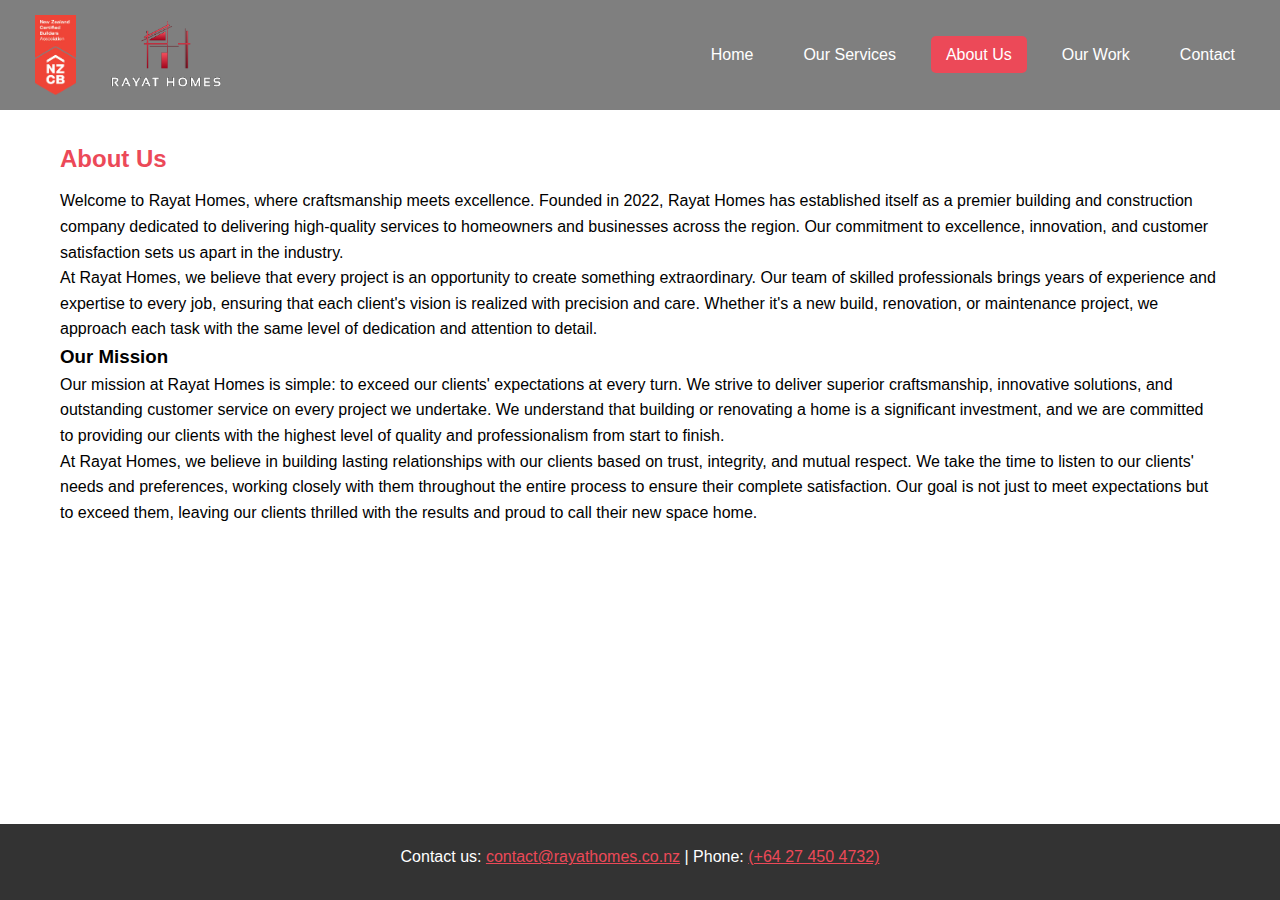
<file: about.html>
<!DOCTYPE html>
<html lang="en">

<head>
    <meta charset="UTF-8">
    <meta name="viewport" content="width=device-width, initial-scale=1.0">
    <title>About Us - Rayat Homes</title>
    <link rel="icon" type="image/x-icon" href="/photos/logo.png">
    <link rel="stylesheet" href="styles.css">
    <link rel="stylesheet" href="about.css"> <!-- CSS specific to About Us page -->
</head>

<body>
    <!-- Include header -->
    <div id="header-placeholder"></div>

    <!-- About Us Section -->
    <section id="about" class="main-content">
        <div class="container">
            <h2>About Us</h2>
            <p>Welcome to Rayat Homes, where craftsmanship meets excellence. Founded in 2022, Rayat Homes has
                established itself as a premier building and construction company dedicated to delivering high-quality
                services to homeowners and businesses across the region. Our commitment to excellence, innovation, and
                customer satisfaction sets us apart in the industry.</p>
            <p>At Rayat Homes, we believe that every project is an opportunity to create something extraordinary. Our
                team of skilled professionals brings years of experience and expertise to every job, ensuring that each
                client's vision is realized with precision and care. Whether it's a new build, renovation, or
                maintenance project, we approach each task with the same level of dedication and attention to detail.
            </p>
            <h3>Our Mission</h3>
            <p>Our mission at Rayat Homes is simple: to exceed our clients' expectations at every turn. We strive to
                deliver superior craftsmanship, innovative solutions, and outstanding customer service on every project
                we undertake. We understand that building or renovating a home is a significant investment, and we are
                committed to providing our clients with the highest level of quality and professionalism from start to
                finish.</p>
            <p>At Rayat Homes, we believe in building lasting relationships with our clients based on trust, integrity,
                and mutual respect. We take the time to listen to our clients' needs and preferences, working closely
                with them throughout the entire process to ensure their complete satisfaction. Our goal is not just to
                meet expectations but to exceed them, leaving our clients thrilled with the results and proud to call
                their new space home.</p>
        </div>
    </section>

    <!-- Include footer -->
    <div id="footer-placeholder"></div>

    <!-- Load JavaScript to include header and footer -->
    <script src="script.js"></script>
</body>

</html>
</file>
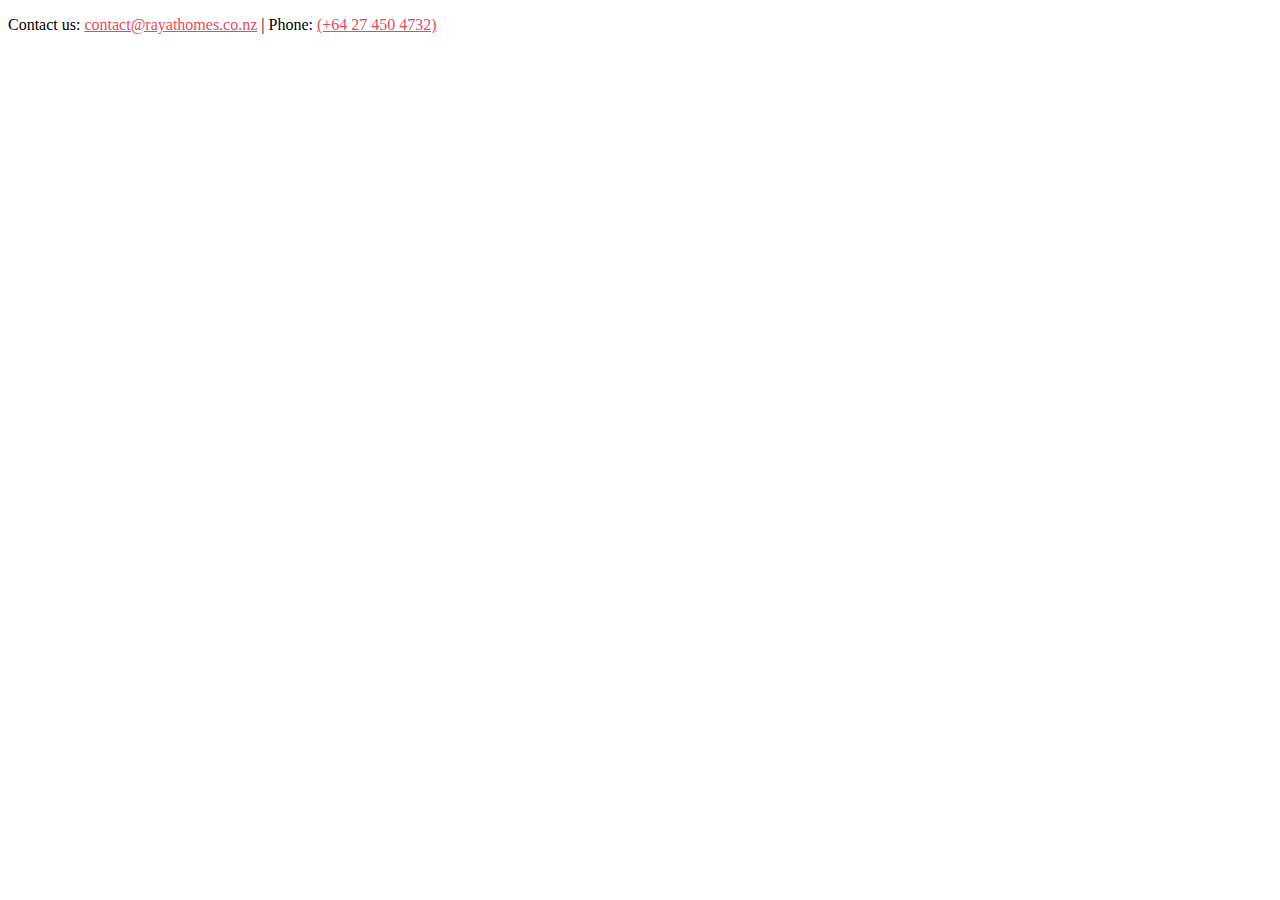
<file: footer.html>
<!DOCTYPE html>
<html lang="en">

<body>
    <!-- Footer -->
    <footer>
        <div class="container">
            <div class="footer-content">
                <p>Contact us: <a style="color: #ec4958;"
                        href="mailto: contact@rayathomes.co.nz">contact@rayathomes.co.nz</a> | Phone: <a
                        style="color: #ec4958;" href=" tel:+64 27 450 4732">(+64 27
                        450 4732)</a></p>
                <ul class="social-links" style="display: none;">
                    <li><a href="#">Facebook</a></li>
                    <li><a href="#">Twitter</a></li>
                    <li><a href="#">Instagram</a></li>
                </ul>
            </div>
        </div>
    </footer>
</body>

</html>
</file>
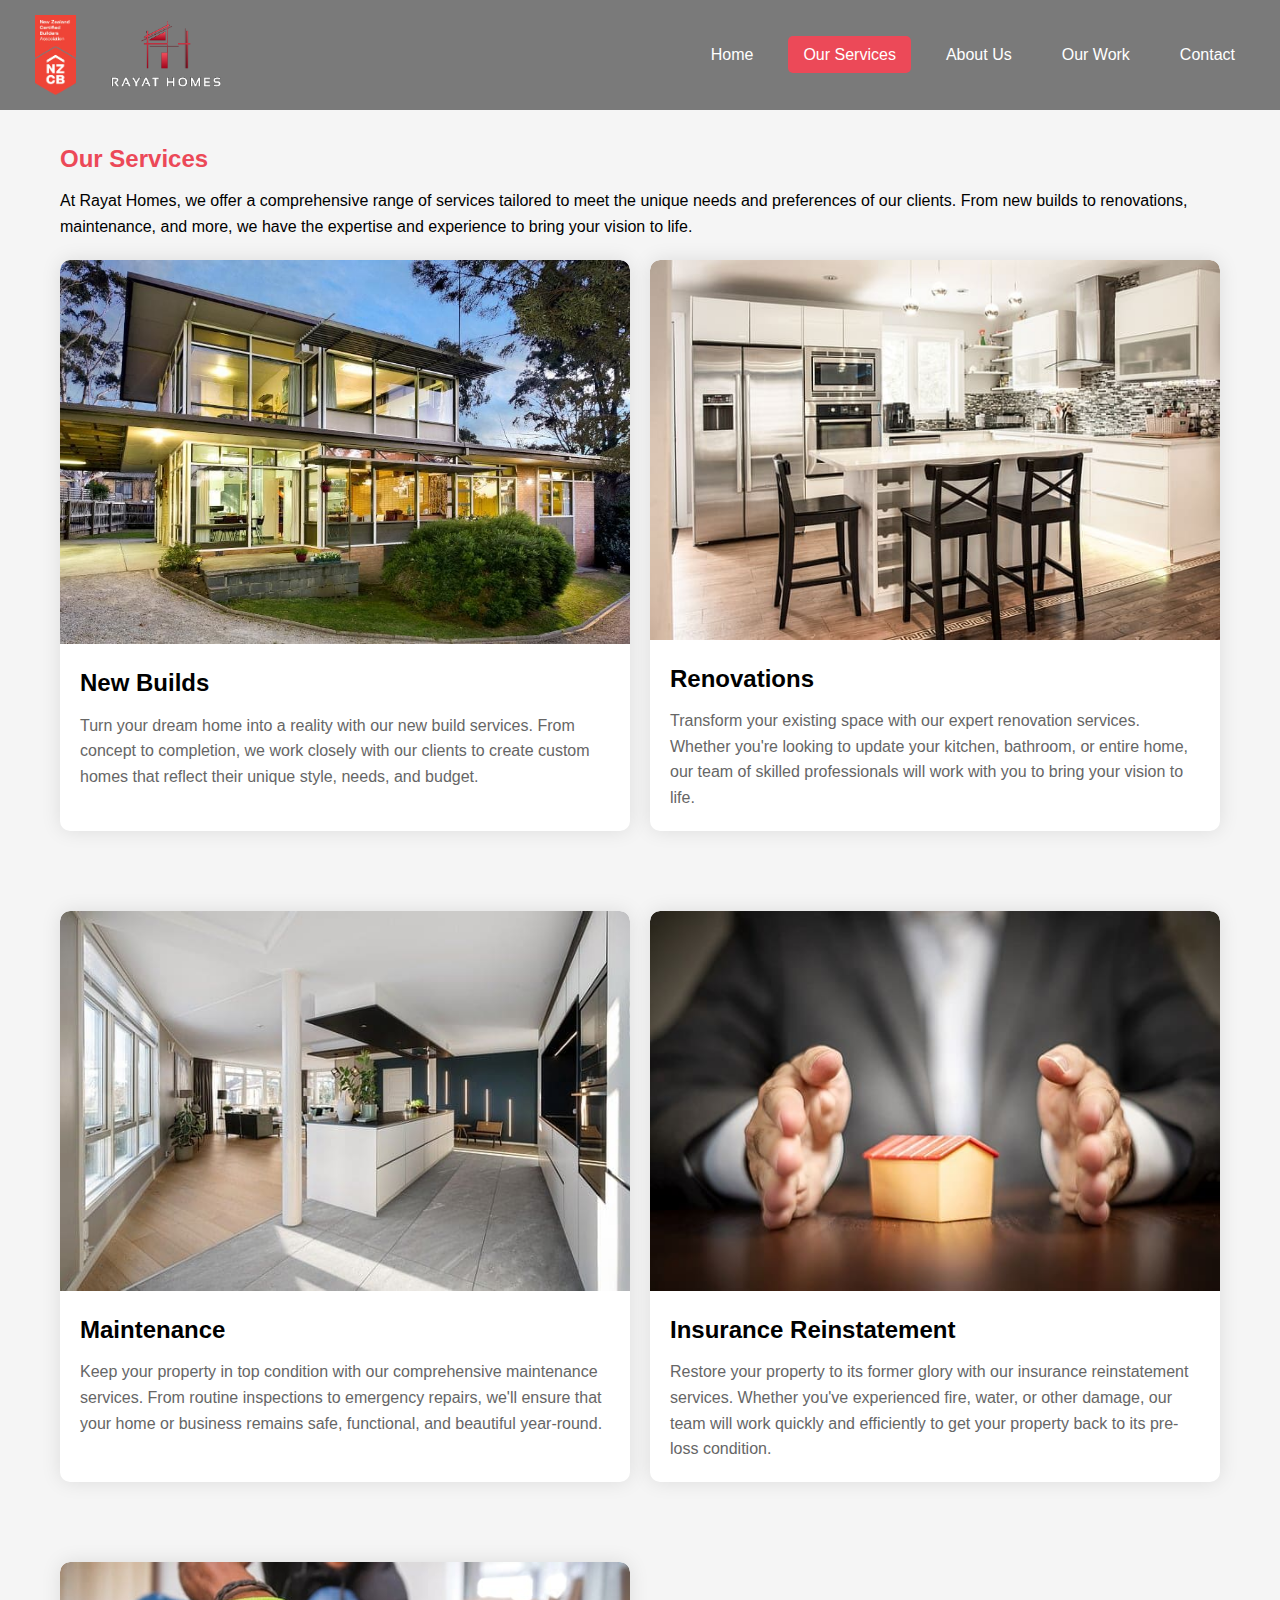
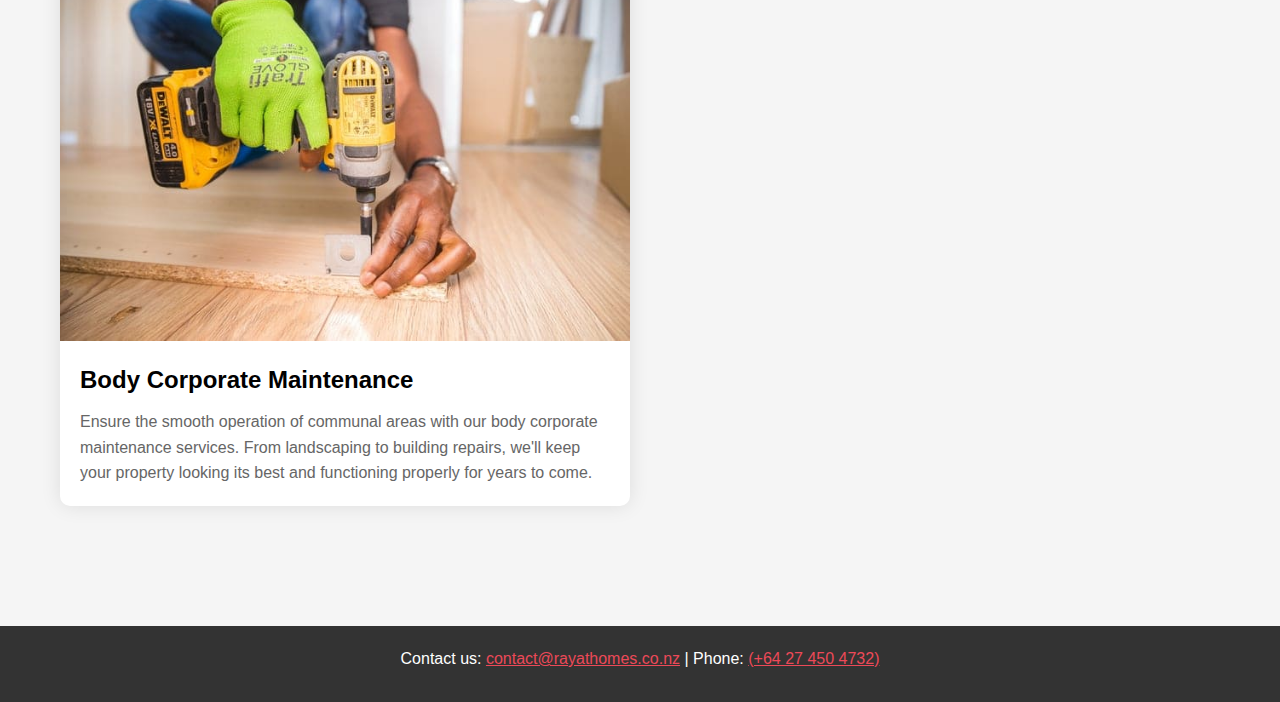
<file: services.html>
<!DOCTYPE html>
<html lang="en">

<head>
    <meta charset="UTF-8">
    <meta name="viewport" content="width=device-width, initial-scale=1.0">
    <title>Our Services - Rayat Homes</title>
    <link rel="icon" type="image/x-icon" href="/photos/logo.png">
    <link rel="stylesheet" href="styles.css">
    <link rel="stylesheet" href="services.css"> <!-- CSS specific to Services page -->
</head>

<body>
    <!-- Include header -->
    <div id="header-placeholder"></div>

    <!-- Services Section -->
    <section id="services" class="main-content">
        <div class="container">
            <h2>Our Services</h2>
            <p>At Rayat Homes, we offer a comprehensive range of services tailored to meet the unique needs and
                preferences of our clients. From new builds to renovations, maintenance, and more, we have the expertise
                and experience to bring your vision to life.</p>
            <div class="services-list">
                <div class="service">
                    <div class="service-image">
                        <img src="photos/newbuilds.jpg" alt="New Builds">
                    </div>
                    <div class="service-details">
                        <h3>New Builds</h3>
                        <p>Turn your dream home into a reality with our new build services. From concept to completion,
                            we
                            work closely with our clients to create custom homes that reflect their unique style, needs,
                            and
                            budget.</p>
                    </div>
                </div>
                <div class="service">
                    <div class="service-image">
                        <img src="photos/renovations.jpg" alt="Renovations">
                    </div>
                    <div class="service-details">
                        <h3>Renovations</h3>
                        <p>Transform your existing space with our expert renovation services. Whether you're looking to
                            update your kitchen, bathroom, or entire home, our team of skilled professionals will work
                            with
                            you to bring your vision to life.</p>
                    </div>
                </div>
                <div class="service">
                    <div class="service-image">
                        <img src="photos/rental.jpg" alt="Maintenance">
                    </div>
                    <div class="service-details">
                        <h3>Maintenance</h3>
                        <p>Keep your property in top condition with our comprehensive maintenance services. From routine
                            inspections to emergency repairs, we'll ensure that your home or business remains safe,
                            functional, and beautiful year-round.</p>
                    </div>
                </div>
                <div class="service">
                    <div class="service-image">
                        <img src="photos/insurance.jpg" alt="Insurance Reinstatement">
                    </div>
                    <div class="service-details">
                        <h3>Insurance Reinstatement</h3>
                        <p>Restore your property to its former glory with our insurance reinstatement services. Whether
                            you've experienced fire, water, or other damage, our team will work quickly and efficiently
                            to
                            get your property back to its pre-loss condition.</p>
                    </div>
                </div>
                <div class="service">
                    <div class="service-image">
                        <img src="photos/corporate.jpg" alt="Body Corporate Maintenance">
                    </div>
                    <div class="service-details">
                        <h3>Body Corporate Maintenance</h3>
                        <p>Ensure the smooth operation of communal areas with our body corporate maintenance services.
                            From
                            landscaping to building repairs, we'll keep your property looking its best and functioning
                            properly for years to come.</p>
                    </div>
                </div>
            </div>
        </div>
    </section>

    <!-- Include footer -->
    <div id="footer-placeholder"></div>

    <!-- Load JavaScript to include header and footer -->
    <script src="script.js"></script>
</body>

</html>
</file>
<file: about.css>
#about {
    padding-top: 140px;
    background-image: none;
}

#about::after {
    background-color: white;
}

#about .container {
    color: black;
    /* Set text color to white for better contrast */
}
</file>
<file: services.css>
.services-list {
    display: grid;
    grid-template-columns: 1fr 1fr;
    grid-gap: 20px;
}

.service {
    background-color: #fff;
    border-radius: 10px;
    overflow: hidden;
    transition: transform 0.3s ease;
    width: auto;
    margin-top: 20px;
}

.service:hover {
    transform: translateY(-5px);
}

.service-image img {
    width: 100%;
    height: auto;
    border-top-left-radius: 10px;
    border-top-right-radius: 10px;
}

.service-details {
    padding: 20px;
}

.service-details h3 {
    font-size: 1.5rem;
    margin-bottom: 10px;
}

.service-details p {
    font-size: 1rem;
    color: #666;
}

#services {
    padding-top: 140px;
}

@media screen and (max-width: 768px) {
    .services-list {
        display: grid;
        grid-template-columns: 1fr;
        grid-gap: 20px;
    }
}
</file>
<file: styles.css>
/* Reset default margin and padding */
* {
    margin: 0;
    padding: 0;
    box-sizing: border-box;
}

body {
    margin: 0;
    padding: 0;
    font-family: Arial, sans-serif;
    line-height: 1.6;
    background-color: #f5f5f5;
    overflow-x: hidden;
    display: flex;
    flex-direction: column;
    min-height: 100vh;
    /* Ensure body stretches to at least the height of the viewport */
}

/* Main content container */
.main-content {
    flex: 1;
    /* Allow content to grow to fill remaining space */
    display: flex;
    /* Change display property to flex */
    /* Adjust flex direction */
}

h1 {
    color: #ec4958;
}

h2 {
    color: #ec4958;
    margin-bottom: 10px;
}

/* Global styles */
body {
    font-family: Arial, sans-serif;
    line-height: 1.6;
    background-color: #f5f5f5;
    overflow-x: hidden;
    /* Prevent horizontal overflow */
}

.container {
    max-width: 1200px;
    margin: 0 auto;
    padding: 0 20px;
    /* Add padding to the container for better spacing on smaller screens */
}

/* Header styles */
#header {
    position: absolute;
    top: 0;
    width: 100%;
    z-index: 1000;
    padding: 15px;
}

.header-background {
    position: absolute;
    top: 0;
    left: 0;
    width: 100%;
    height: 100%;
    background-color: rgba(0, 0, 0, 0.5);
    /* Semi-transparent background */
    z-index: -1;
    /* Move the background behind the header content */
}

#header .container {
    margin: 0;
    padding: 15px;
    /* Keep padding in pixels for header */
    position: relative;
    /* Ensure the container stacks above the background */
    z-index: 2;
    /* Move the container above the background */
}

/* Header Content styles */
#header nav {
    display: flex;
    align-items: center;
    justify-content: space-between;
}

#header .logos {
    display: flex;
}

#header img {
    /* Change display to inline-block */
    height: 80px;
    margin-right: 20px;
    margin-left: 0;
    /* Keep margin for the second logo */
}

#header img:first-child {
    margin-left: 20px;
    padding-left: 0;
}

#header ul {
    list-style: none;
    display: flex;
    margin-left: auto;
}

#header ul li {
    margin-left: 20px;
    font-size: 16px;
    /* Absolute font size */
}

#header ul li a {
    color: #fff;
    text-decoration: none;
    padding: 10px 15px;
    border-radius: 5px;
    transition: background-color 0.3s ease;
}

#header ul li .currentpage {
    background-color: #ec4958;
}

#header ul li a:hover {
    background-color: #ec4958;
}

/* Hero Section styles */
#hero {
    position: relative;
    width: 100%;
    height: 100vh;
    /* Set the hero section to fill the viewport */
    overflow: hidden;
    /* Hide overflow content */
    display: flex;
    align-items: center;
    justify-content: center;
}

#hero-video {
    width: auto;
    height: auto;
    /* Allow video to adjust width and height */
    min-width: 100%;
    min-height: 100%;
    /* Ensure video fills the viewport */
    position: absolute;
    /* Position the video absolutely */
    top: 50%;
    left: 50%;
    /* Center the video */
    transform: translate(-50%, -50%);
    /* Adjust position to center the video */
    z-index: -1;
    /* Move the video behind other content */
    filter: brightness(0.5);
    /* Apply brightness to the video */
    object-fit: cover;
    /* Crop video to cover the entire container */
    object-position: center;
    /* Center the video within the container */
}

.hero-content {
    text-align: left;
    color: #fff;
    z-index: 2;
    width: 100%;
    position: relative;
    margin-left: 10vw;
}

.hero-content h1 {
    font-size: 4vmax;
    /* Absolute font size */
    margin-bottom: 20px;
}

.hero-content p {
    font-size: 1.2rem;
    margin-bottom: 30px;
}

.hero-content a {
    font-size: 1.2rem;
    margin-bottom: 30px;
    line-height: 50px;
    text-wrap: nowrap;
}

.cta-btn {
    background-color: #ec4958;
    color: #fff;
    padding: 10px 20px;
    text-decoration: none;
    border-radius: 5px;
    transition: background-color 0.3s ease;
    margin-right: 20px;
    text-wrap: nowrap;
}

.cta-btn:hover {
    background-color: #333;
}

/* Services Section styles */
#services {
    padding: 80px 0;
}

.services-grid {
    display: flex;
    flex-wrap: wrap;
    justify-content: space-between;
}

.service {
    width: calc(50% - 20px);
    /* Adjust width for two columns with some spacing */
    margin-bottom: 40px;
    background-color: #fff;
    box-shadow: 0 0 20px rgba(0, 0, 0, 0.1);
    border-radius: 10px;
    overflow: hidden;
}

.service img {
    width: 100%;
    height: auto;
    display: block;
}

.service-content {
    padding: 20px;
}

.service h3 {
    font-size: 1.5rem;
    margin-bottom: 10px;
}

.service p {
    font-size: 1rem;
    color: #666;
}

/* About Us Section styles */
#about {
    padding: 80px 0;
    background-image: url('photos/about_bg.jpg');
    background-size: cover;
    background-position: center;
    background-attachment: fixed;
    position: relative;
}

#about::after {
    content: '';
    position: absolute;
    top: 0;
    left: 0;
    width: 100%;
    height: 100%;
    background-color: rgba(0, 0, 0, 0.5);
    z-index: 1;
}

/* Additional styling for content within the About Us section */
#about .container {
    position: relative;
    /* Ensure the container stacks above the overlay */
    z-index: 2;
    /* Ensure the content is positioned above the overlay */
    color: #fff;
    /* Set text color to white for better contrast */
}

/* Work section styles */
#work {
    background-color: #333;
    color: #fff;
    padding: 50px 0;
    text-align: center;
}

#work h2 {
    margin-bottom: 20px;
}

/* Footer styles */
footer {
    background-color: #333;
    color: #fff;
    padding: 20px 0;
    text-align: center;
}

.footer-content {
    max-width: 800px;
    margin: 0 auto;
}

.footer-content p {
    margin-bottom: 10px;
}

.social-links li {
    display: inline;
    margin-right: 10px;
}

.social-links li a {
    color: #fff;
    text-decoration: none;
}

/* Media Queries for responsiveness */
@media screen and (max-width: 768px) {
    .service {
        width: 100%;
        margin-bottom: 40px;
    }
}

/* Hamburger menu styles */
.hamburger-menu {
    display: none;
    /* Initially hide the hamburger menu button */
    background: none;
    border: none;
    cursor: pointer;
    padding: 10px;
    position: absolute;
    top: 50%;
    right: 15px;
    /* Align to the right */
    transform: translateY(-50%);
    /* Center vertically */
    z-index: 1001;
    /* Ensure it's above other content */
}

/* Media query to show/hide the hamburger menu button and toggle the menu */
@media screen and (max-width: 900px) {
    .hamburger-menu {
        display: block;
        /* Show the hamburger menu button on small screens */
    }

    .nav-links {
        display: none;
        /* Hide the navigation links by default */
    }

    .menu-open .nav-links {
        display: flex;
        /* Show the navigation links when menu is open */
    }

    #header .logos {
        display: flex;
        /* Show logos on small screens */
    }

    #header .container {
        padding-right: 0;
        /* Remove padding on small screens */
    }

    #header nav ul {
        display: none;
        /* Hide navigation links on small screens */
    }
}

.hamburger-icon {
    width: 25px;
    height: 3px;
    background-color: #fff;
    display: block;
    position: relative;
    transition: background-color 0.3s ease;
}

.hamburger-icon::before,
.hamburger-icon::after {
    content: '';
    width: 25px;
    height: 3px;
    background-color: #fff;
    display: block;
    position: absolute;
    transition: transform 0.3s ease;
}

.hamburger-icon::before {
    top: -8px;
}

.hamburger-icon::after {
    bottom: -8px;
}

/* Style for when the menu is open */
.menu-open .hamburger-icon {
    background-color: transparent;
    display: none;
}

.menu-open .hamburger-icon::before {
    transform: rotate(45deg);
    top: 0;
}

.menu-open .hamburger-icon::after {
    transform: rotate(-45deg);
    bottom: 0;
}

/* Style for hamburger menu */
.hamburger-menu {
    display: flex;
    flex-direction: column;
    cursor: pointer;
    margin-right: 20px;
    align-self: center;
    z-index: 2;
}

.bar {
    width: 25px;
    height: 3px;
    background-color: #fff;
    margin: 4px 0;
}

/* Side Navigation styles */
.sidenav {
    height: 100%;
    width: 0;
    position: fixed;
    z-index: 1000;
    top: 0;
    right: 0;
    background-color: rgb(0, 0, 0, 0.8);
    /* Your background color */
    overflow-x: hidden;
    transition: 0.5s;
    padding-top: 60px;
    /* Adjust as needed */
}

.sidenav a {
    padding: 10px 15px;
    text-decoration: none;
    font-size: 20px;
    /* Adjust font size */
    color: #fff;
    /* Your text color */
    display: block;
    transition: 0.3s;
}

.sidenav a.currentpage {
    background-color: #ec4958;
}

.sidenav a:hover {
    background-color: #555;
    /* Hover background color */
}

/* Close button styles */
.closebtn {
    position: absolute;
    top: 0;
    right: 25px;
    font-size: 36px;
    margin-left: 50px;
    color: #fff;
    /* Close button color */
}

/* Media query to hide the hamburger menu on larger screens */
@media screen and (min-width: 901px) {
    .hamburger-menu {
        display: none;
    }
}
</file>
